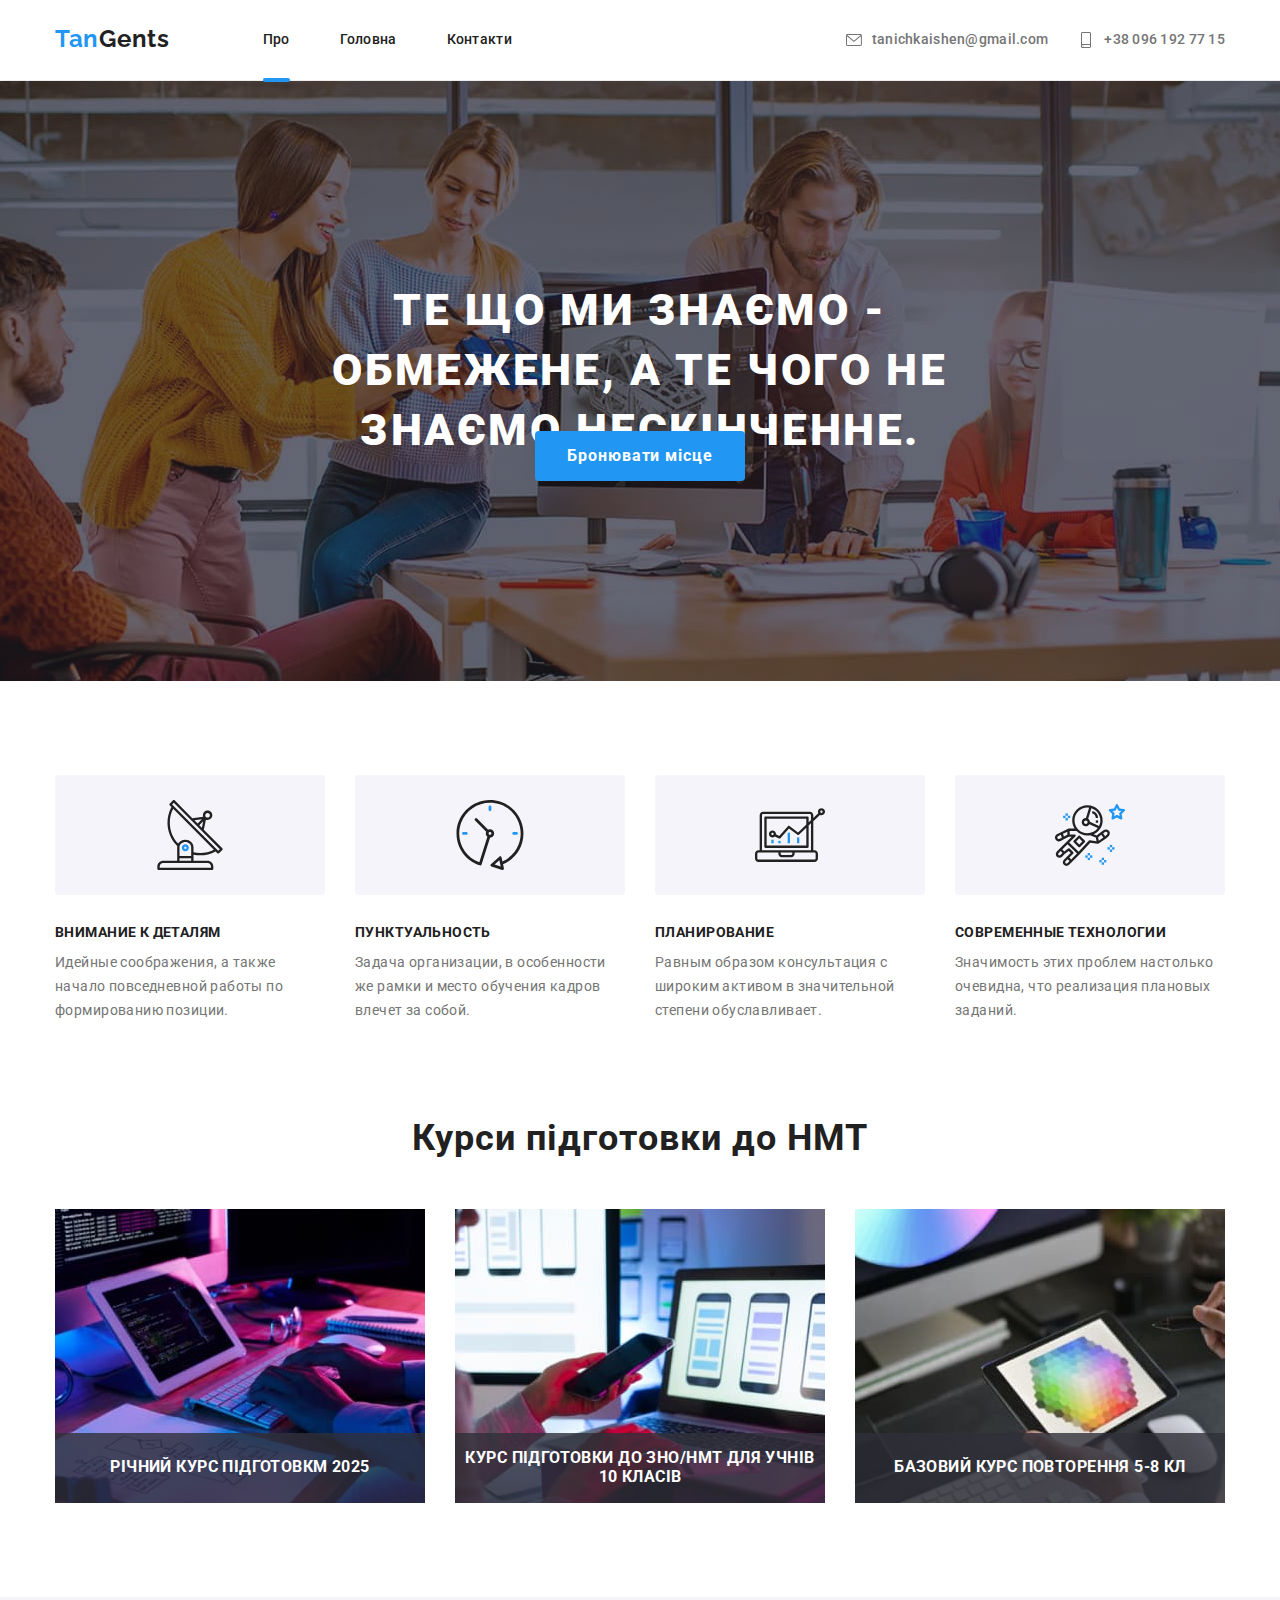
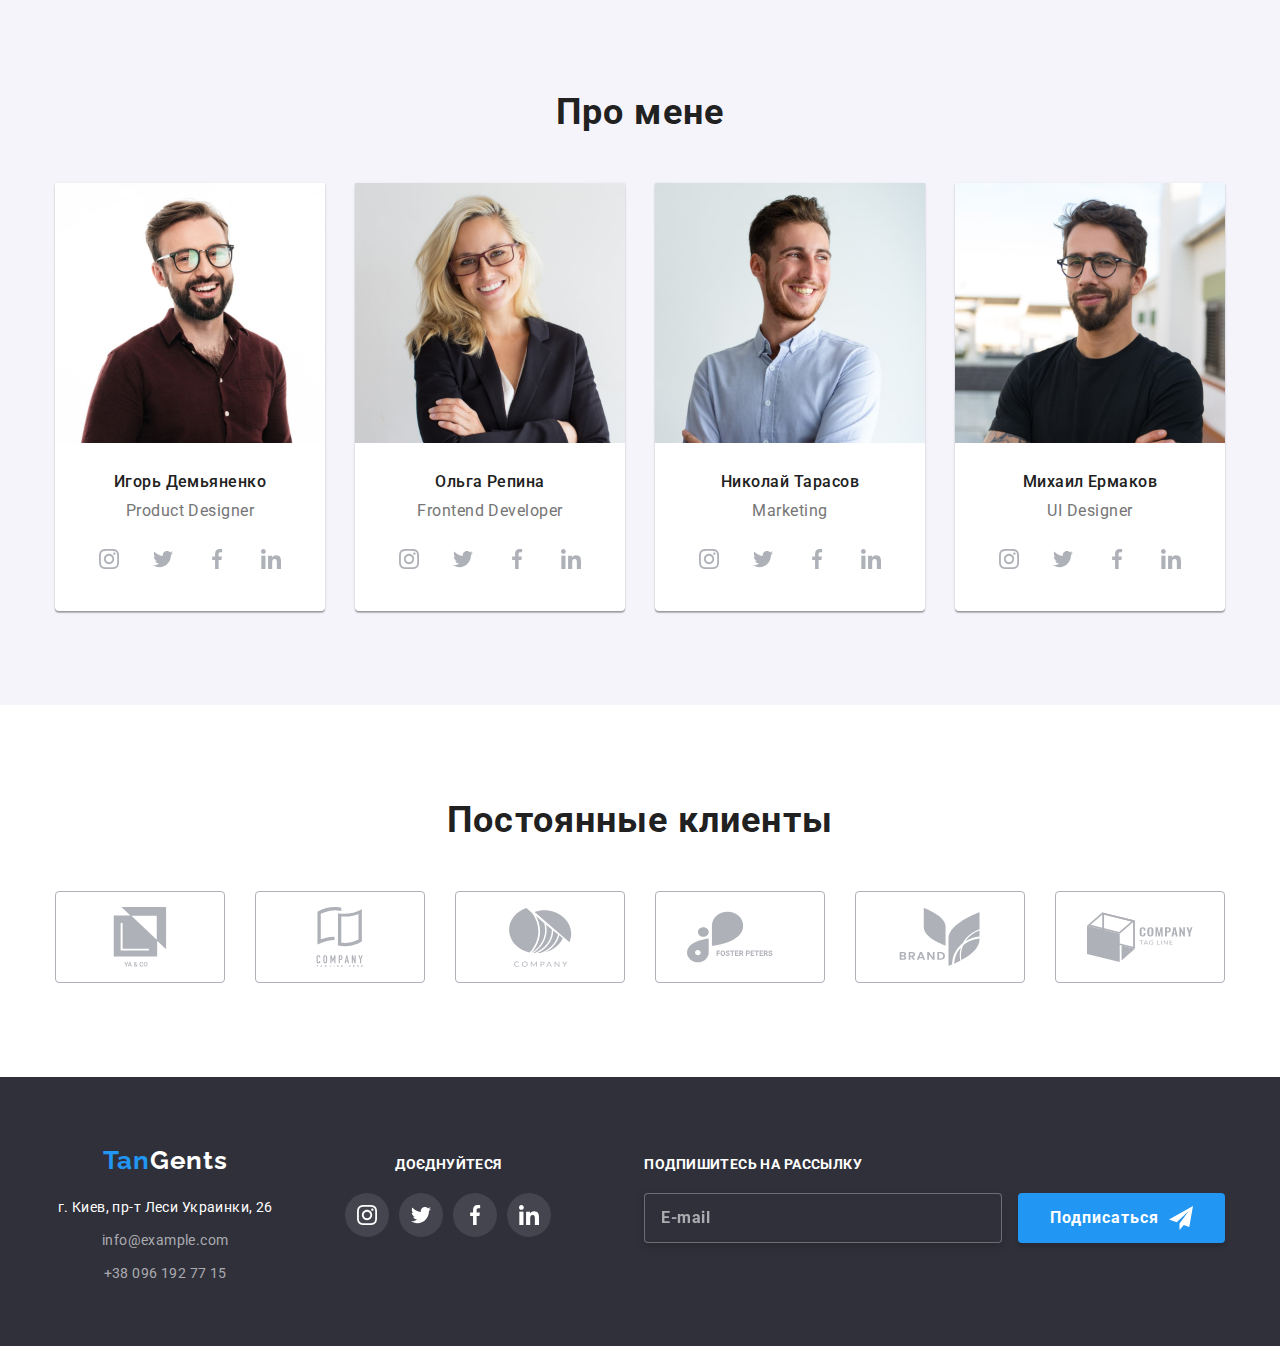
<file: index.html>
<!DOCTYPE html>
<html lang="ru">
<head>
    <meta charset="UTF-8">
    <meta http-equiv="X-UA-Compatible" content="IE=edge">
    <meta name="viewport" content="width=device-width, initial-scale=1.0">
    <title>Главная</title>
    <link rel="preconnect" href="https://fonts.googleapis.com">
    <link rel="preconnect" href="https://fonts.gstatic.com" crossorigin>
    <link href="https://fonts.googleapis.com/css2?family=Raleway:wght@700&family=Roboto:wght@400;500;700;900&display=swap" rel="stylesheet">
    <link rel="stylesheet" href="https://cdnjs.cloudflare.com/ajax/libs/modern-normalize/1.1.0/modern-normalize.min.css">
    <link rel="stylesheet" href="./css/main.min.css">
</head>
<body>   
     <header class="header">
        <div class="container header__container">
   <nav class="header__navigation">
    
        <a class="logo__item header__logo" href="./index.html" lang="en">Tan<span class="colored">Gents</span></a>
       
        <ul class="header-list">
            <li class="header-list__item"><a href="./index.html" class="header-list__link header-list-link__current">Про</a></li>
            <li class="header-list__item"><a href="./portfolio.html"  class="header-list__link">Головна</a></li>
            <li class="header-list__item"><a href="" class="header-list__link">Контакти</a></li>
        </ul>
    </nav>
    <ul class="header-contact">
        <li class="header-contact__item"><a class="header-contact__link" href="mailto:tanichkaishen@gmail.com"><svg class="header-contact__svg"  width="16" height="20">
            <use href="./img/icons.svg#icon-envelope"></use>
        </svg>tanichkaishen@gmail.com</a>
            
        </li>
        <li class="header-contact__item"><a class="header-contact__link" href="tel:+380961927715"><svg class="header-contact__svg"  width="10" height="16">
            <use href="./img/icons.svg#icon-smartphone"></use>
        </svg>+38 096 192 77 15</a></li>
    </ul>   
</div>
<button
    class="open-menu js-open-menu"
    type="button"
    aria-expanded="false"
    aria-controls="mobile-menu">
    <svg width="24" height="16">
       <use
          class="menu-button__icon-menu"
          href="./img/icons.svg#icon-menu_24px"
       ></use>
    </svg>
 </button>
<!-- MOB-MENU -->
<div class="mob-menu" id="mobile-menu">
    <div class="mob-menu__container js-menu container">
       <div class="mob-menu__top">
          <button class="mob-menu__close-btn js-close-menu" type="button">
             <svg width="40" height="40">
                <use
                   class="mob-menu__icon-close"
                   href="./img/icons.svg#icon-close"
                ></use>
             </svg>
          </button>
          <nav class="mob-menu__nav">
             <ul class="mob-menu__list">
                <li class="mob-menu__item mob-menu__link-current">
                   <a
                      class="mob-menu__link"
                      href="./index.html"
                      >Студия</a
                   >
                </li>
                <li class="mob-menu__item">
                   <a href="./portfolio.html" class="mob-menu__link"
                      >Портфолио</a
                   >
                </li>
                <li class="mob-menu__item">
                   <a class="mob-menu__link">Контакты</a>
                </li>
             </ul>
          </nav>
       </div>
       <div class="mob-menu__bottom">
          <ul class="mob-contacts">
             <li class="mob-contacts__item">
                <a href="tel:+380961111111" class="mob-contacts__link">
                   <span lang="en" class="mob-contacts__link-large"
                      >+38 096 111 11 11</span
                   >
                </a>
             </li>
             <li class="mob-contacts__item">
                <a
                   href="mailto:info@devstudio.com"
                   class="mob-contacts__link"
                >
                   <span lang="en">info@devstudio.com</span>
                </a>
             </li>
          </ul>
          <ul class="mob-socials">
             <li class="mob-socials__item">
                <a href="" class="mob-socials__link">Instagram</a>
             </li>
             <li class="mob-socials__item">
                <a href="" class="mob-socials__link">Twitter</a>
             </li>
             <li class="mob-socials__item">
                <a href="" class="mob-socials__link">Facebook</a>
             </li>
             <li class="mob-socials__item">
                <a href="" class="mob-socials__link">Linkedin</a>
             </li>
          </ul>
       </div>
    </div>
</div>
 
    </header>
    <main>
        <section class="hero">
            <div class="container hero-container">
            <h1 class="hero__title">Те що ми знаємо - обмежене, а те чого не знаємо нескінченне.</h1>
            <button class="main__button" type="button" data-modal-open>Бронювати місце</button>
        </div>
        </section>

        <section class="section">
            <div class="container">
            <h2 class="visually-hidden">Эфективные решения для бизнеса</h2>
            <ul class="featur-list card-set">
             <li class="featur-list__item card-item">
                 <div class="featur-list__icon-box">
                    <svg class="featur-list__icon" width="70" height="70">
                        <use href="./img/icons.svg#icon-antenna"></use>
                    </svg>
                 </div>
     <h3 class="featur-list__title">Внимание к деталям</h3>
     <p class="featur-list__description">Идейные соображения, а также начало повседневной работы по формированию позиции.</p>
 </li>
 <li class="featur-list__item card-item">
    <div class="featur-list__icon-box">
    <svg class="featur-list__icon" width="70" height="70">
        <use href="./img/icons.svg#icon-clock"></use>
    </svg>
 </div>
     <h3 class="featur-list__title">Пунктуальность</h3>
     <p class="featur-list__description">Задача организации, в особенности же рамки и место обучения кадров влечет за собой.</p>
 </li>
 <li class="featur-list__item card-item">
    <div class="featur-list__icon-box">
    <svg class="featur-list__icon" width="70" height="70">
        <use href="./img/icons.svg#icon-diagram"></use>
    </svg>
 </div>
     <h3 class="featur-list__title">Планирование</h3>
     <p class="featur-list__description">Равным образом консультация с широким активом в значительной степени обуславливает.</p>
 </li>
 <li class="featur-list__item card-item">
    <div class="featur-list__icon-box">
    <svg class="featur-list__icon" width="70" height="70">
        <use href="./img/icons.svg#icon-astronaut"></use>
    </svg>
 </div>
     <h3 class="featur-list__title">Современные технологии</h3>
     <p class="featur-list__description">Значимость этих проблем настолько очевидна, что реализация плановых заданий.</p>
 </li>
</ul>
</div>
</section>

<section class="section section__no-padding-top">
    <div class="container">
<h2 class="section__title">Курси підготовки до НМТ</h2>
<ul class="about-list"> 
    <li class="about-list__item">
        <img 
        srcset="./img/section_whatwearedoing1.jpg 1x, 
                ./img/new_images/about1_2x.jpg 2x"
        src="./img/section_whatwearedoing1.jpg" alt="набор текста" width="370">
        <div class="about-list__lable">
            <h3>Річний курс підготовкм 2025</h3>
        </div>
    </li>
    <li class="about-list__item">
        <img 
        srcset="./img/section_whatwearedoing2.jpg 1x, 
                ./img/new_images/about2_2x.jpg 2x"
        src="./img/section_whatwearedoing2.jpg" alt="проверка макета" width="370">
        <div class="about-list__lable">
            <h3>Курс підготовки до ЗНО/НМТ для учнів 10 класів</h3>
        </div>
    </li>
    <li class="about-list__item">
        <img 
        srcset="./img/section_whatwearedoing3.jpg 1x, 
                ./img/new_images/about3_2x.jpg 2x"
        src="./img/section_whatwearedoing3.jpg" alt="подбор цвета" width="370">
        <div class="about-list__lable">
            <h3>Базовий курс повторення 5-8 кл</h3>
        </div>
    </li>
</ul>
</div>
</section>
<section class="section section__teamm">
    <div class="container">
    <h2 class="section__title">Про мене</h2>
    <ul class="team card-set">
        <li class="team__item card-item">
            <picture>
                <source 
                          srcset="
                            ./img/teammember1.jpg 1x, 
                            ./img/new_images/team1.jpg 2x"
                           media="(min-width:1200px)"
                         />

                <source
                           srcset="
                              ./img/new_images/tab/team1tab1x.jpg  1x,
                              ./img/new_images/tab/team1tab2x.jpg 2x"
                           media="(min-width:768px)"
                        />
                <source
                           srcset="
                              ./img/new_images/mob/team1mob1x.jpg  1x,
                              ./img/new_images/mob/team1mob2x.jpg 2x"
                           media="(max-width:767px)"
                        />
                        <img src="/.img/teammember1.jpg" alt="главный дизайнер">
            </picture>
            <div class="team__box">
            <h3 class="team-list__title">Игорь Демьяненко</h3>
            <p class="team-list__text" lang="en">Product Designer</p>
            <ul class="socials">
<li class="socials__item">
    <a href="" class="socials__link">
        <svg class="socials__icon" width="20" height="20">
            <use href="./img/icons.svg#icon-instagram"></use>
        </svg>
    </a>
    
</li>
<li class="socials__item">
    <a href="" class="socials__link">
        <svg class="socials__icon" width="20" height="20">
            <use href="./img/icons.svg#icon-twitter"></use>
        </svg>
    </a>
</li>
<li class="socials__item">
    <a href="" class="socials__link">
        <svg class="socials__icon" width="20" height="20">
            <use href="./img/icons.svg#icon-facebook"></use>
        </svg>
    </a>
</li>
<li class="socials__item">
    <a href="" class="socials__link">
        <svg class="socials__icon" width="20" height="20">
            <use href="./img/icons.svg#icon-linkedin"></use>
        </svg>
    </a>
</li>
            </ul>
        </div>
        </li>
        <li class="team__item card-item">
            <picture>
                <source 
                          srcset="
                            ./img/teammember2.jpg 1x, 
                            ./img/new_images/team2.jpg 2x"
                           media="(min-width:1200px)"
                         />

                <source
                           srcset="
                              ./img/new_images/tab/team2tab1x.jpg  1x,
                              ./img/new_images/tab/team2tab2x.jpg 2x"
                           media="(min-width:768px)"
                        />
                <source
                           srcset="
                              ./img/new_images/mob/team2mob1x.jpg  1x,
                              ./img/new_images/mob/team2mob2x.jpg 2x"
                           media="(max-width:767px)"
                        />
                        <img src="/.img/teammember1.jpg" alt="главный разработчик">
            </picture>
            <div class="team__box">
            <h3 class="team-list__title">Ольга Репина</h3>
            <p class="team-list__text" lang="en">Frontend Developer</p>
            <ul class="socials">
                <li class="socials__item">
                    <a href="" class="socials__link">
                        <svg class="socials__icon" width="20" height="20">
                            <use href="./img/icons.svg#icon-instagram"></use>
                        </svg>
                    </a>
                    
                </li>
                <li class="socials__item">
                    <a href="" class="socials__link">
                        <svg class="socials__icon" width="20" height="20">
                            <use href="./img/icons.svg#icon-twitter"></use>
                        </svg>
                    </a>
                </li>
                <li class="socials__item">
                    <a href="" class="socials__link">
                        <svg class="socials__icon" width="20" height="20">
                            <use href="./img/icons.svg#icon-facebook"></use>
                        </svg>
                    </a>
                </li>
                <li class="socials__item">
                    <a href="" class="socials__link">
                        <svg class="socials__icon" width="20" height="20">
                            <use href="./img/icons.svg#icon-linkedin"></use>
                        </svg>
                    </a>
                </li>
                            </ul>
        </div>
        </li>
        <li class="team__item card-item">
            <picture>
                <source 
                          srcset="
                            ./img/teammember3.jpg 1x, 
                            ./img/new_images/team3.jpg 2x"
                           media="(min-width:1200px)"
                         />

                <source
                           srcset="
                              ./img/new_images/tab/team3tab1x.jpg  1x,
                              ./img/new_images/tab/team3tab2x.jpg 2x"
                           media="(min-width:768px)"
                        />
                <source
                           srcset="
                              ./img/new_images/mob/team3mob1x.jpg  1x,
                              ./img/new_images/mob/team3mob2x.jpg 2x"
                           media="(max-width:767px)"
                        />
                        <img src="/.img/teammember1.jpg" alt="главный маркетлог">
            </picture>
            <div class="team__box">
            <h3 class="team-list__title">Николай Тарасов</h3>
            <p class="team-list__text" lang="en">Marketing</p>
            <ul class="socials">
                <li class="socials__item">
                    <a href="" class="socials__link">
                        <svg class="socials__icon" width="20" height="20">
                            <use href="./img/icons.svg#icon-instagram"></use>
                        </svg>
                    </a>
                    
                </li>
                <li class="socials__item">
                    <a href="" class="socials__link">
                        <svg class="socials__icon" width="20" height="20">
                            <use href="./img/icons.svg#icon-twitter"></use>
                        </svg>
                    </a>
                </li>
                <li class="socials__item">
                    <a href="" class="socials__link">
                        <svg class="socials__icon" width="20" height="20">
                            <use href="./img/icons.svg#icon-facebook"></use>
                        </svg>
                    </a>
                </li>
                <li class="socials__item">
                    <a href="" class="socials__link">
                        <svg class="socials__icon" width="20" height="20">
                            <use href="./img/icons.svg#icon-linkedin"></use>
                        </svg>
                    </a>
                </li>
                            </ul>
        </div>
        </li>
        <li class="team__item card-item">
            <picture>
                <source 
                          srcset="
                            ./img/teammember4.jpg 1x, 
                            ./img/new_images/team4.jpg 2x"
                           media="(min-width:1200px)"
                         />

                <source
                           srcset="
                              ./img/new_images/tab/team4tab1x.jpg  1x,
                              ./img/new_images/tab/team4tab2x.jpg 2x"
                           media="(min-width:768px)"
                        />
                <source
                           srcset="
                              ./img/new_images/mob/team4mob1x.jpg  1x,
                              ./img/new_images/mob/team4mob2x.jpg 2x"
                           media="(max-width:767px)"
                        />
                        <img src="/.img/teammember1.jpg" alt="дизайнер">
            </picture>
            <div class="team__box">
            <h3 class="team-list__title">Михаил Ермаков</h3>
            <p class="team-list__text" lang="en">UI Designer</p>
            <ul class="socials">
                <li class="socials__item">
                    <a href="" class="socials__link">
                        <svg class="socials__icon" width="20" height="20">
                            <use href="./img/icons.svg#icon-instagram"></use>
                        </svg>
                    </a>
                    
                </li>
                <li class="socials__item">
                    <a href="" class="socials__link">
                        <svg class="socials__icon" width="20" height="20">
                            <use href="./img/icons.svg#icon-twitter"></use>
                        </svg>
                    </a>
                </li>
                <li class="socials__item">
                    <a href="" class="socials__link">
                        <svg class="socials__icon" width="20" height="20">
                            <use href="./img/icons.svg#icon-facebook"></use>
                        </svg>
                    </a>
                </li>
                <li class="socials__item">
                    <a href="" class="socials__link">
                        <svg class="socials__icon" width="20" height="20">
                            <use href="./img/icons.svg#icon-linkedin"></use>
                        </svg>
                    </a>
                </li>
                            </ul>
        </div>
        </li>
    </ul>
</div>



</section>
<section class="section">
    <div class="container clients__container">
        <h2 class="section__title">Постоянные клиенты</h2>
        <ul class="clients-list card-set">
            <li class="clients-list__item card-item"> 
                <a href="" class="clients-list__link">
                    <svg class="socials__icon" width="106" height="60">
                        <use href="./img/icons.svg#icon-group"></use>
                    </svg>
                </a>
            </li>
            <li class="clients-list__item card-item"> 
                <a href="" class="clients-list__link">
                    <svg class="socials__icon" width="106" height="60">
                        <use href="./img/icons.svg#icon-group-2"></use>
                    </svg>
                </a>
            </li>
            <li class="clients-list__item card-item"> 
                <a href="" class="clients-list__link">
                    <svg class="socials__icon" width="106" height="60">
                        <use href="./img/icons.svg#union"></use>
                    </svg>
                </a>
            </li>
            <li class="clients-list__item card-item"> 
                <a href="" class="clients-list__link">
                    <svg class="socials__icon" width="106" height="60">
                        <use href="./img/icons.svg#icon-group-4"></use>
                    </svg>
                </a>
            </li>
            <li class="clients-list__item card-item"> 
                <a href="" class="clients-list__link">
                    <svg class="socials__icon" width="106" height="60">
                        <use href="./img/icons.svg#icon-group-6"></use>
                    </svg>
                </a>
            </li>
            <li class="clients-list__item card-item"> 
               <a href="" class="clients-list__link">
                    <svg class="socials__icon" width="106" height="60">
                        <use href="./img/icons.svg#icon-group-7"></use>
                    </svg>
                </a>
            </li>
</ul>
</div>
</section>
    </main>
    <footer class="footer">
        <div class="container container-logo-icons">
            
        <div class="footer-first">
            
        <a class="logo__item footer-logo" href="./index.html" lang="en">Tan<span class="colored1">Gents</span></a>
        
            <address class="footer-address">
                
                    <ul class="footer-list">

                    <Li class="footer-list__item"><a href="https://goo.gl/maps/ZgqqyXmWXU9DTjX68" class="footer-list__adress" target="_blank" rel="noopener noreferrer">г. Киев, пр-т Леси Украинки, 26</a></Li>
                    
                    <li class="footer-list__item">
                        <a href="mailto:info@example.com" class="footer-list__link">info@example.com</a>
                    </li>
                    <li class="footer-list__item">
                         <a href="tel:+380961111111" class="footer-list__link">+38 096 192 77 15</a>
                        </li>
           
                    </ul>
                
            
            </address>
        </div>

        <div class="container-social">
            <h3 class="footer-title">доєднуйтеся</h3>
            <ul class="footer-social-list">
                <li class="footer-social-list__item">
                    <a href="" class="footer-social-list__link">
                        <svg class="socials__icon" width="20" height="20">
                            <use href="./img/icons.svg#icon-instagram"></use>
                        </svg>
                    </a>

                </li>
                <li class="footer-social-list__item">
                    <a href="" class="footer-social-list__link">
                        <svg class="socials__icon" width="20" height="20">
                            <use href="./img/icons.svg#icon-twitter"></use>
                        </svg>
                    </a>

                </li>
                <li class="footer-social-list__item">
                    <a href="" class="footer-social-list__link">
                        <svg class="socials__icon" width="20" height="20">
                            <use href="./img/icons.svg#icon-facebook"></use>
                        </svg>
                    </a>

                </li>
                <li class="footer-social-list__item">
                    <a href="" class="footer-social-list__link">
                        <svg class="socials__icon" width="20" height="20">
                            <use href="./img/icons.svg#icon-linkedin"></use>
                        </svg>
                    </a>

                </li>
        </ul>
        </div>

        <div class="footer-submit">
            <h3 class="footer-title footer-submit-title">Подпишитесь на рассылку</h3>
            <div class="submit">
                <form action="#">
                    <input type="email" name="submit-email" class="submit__input" placeholder="E-mail">
        
                    <button class=" main__button submit__button" type="submit">
                        Подписаться
                        <svg class="submit__icon" width="24" height="24">
                            <use href="./img/icons.svg#icon-icon-send"></use>
                        </svg>
                    </button>
                </form>
            </div>

        </div>
    </div>


    </footer>
    <div class="backdrop is-hidden" data-modal>
        <div class="modal">
            <button type="button" class="modal__close" data-modal-close>
                <svg class="modal__icon-close" width="18" height="18">
                    <use href="./img/icons.svg#icon-close"></use>
                </svg>
            </button>
            <p class="modal__modal-title">Заповніть форму, ми з вами зв'яжемося</p>
            <form action="#" class="modal-form">

                <div class="modal-form__field">
                <label for="user-name" class="modal-form__input-text">Имя</label>
                <div class="modal-form__input-wrap">
                <input type="text" placeholder="Ваше имя" title="user-name" name="user-name" class="modal-form__modal-input" required id="user-name">
                <svg class="modal-form__input-icon" width="18" height="18">
                    <use href="./img/icons.svg#icon-person-black"></use>
                </svg>
            </div>
        </div>
             
                <div class="modal-form__field">
            <label for="user-tel" class="modal-form__input-text">Телефон</label>
            <div class="modal-form__input-wrap">
            <input type="text" placeholder="+3(098) 111-11-11" name="user-tel" title="+3(098) 111-11-11" class="modal-form__modal-input" required id="user-tel">
            <svg class="modal-form__input-icon" width="18" height="18">
                <use href="./img/icons.svg#icon-phone-black"></use>
            </svg>
        </div>
    </div>

            <div class="modal-form__field">
            <label for="user-email" class="modal-form__input-text">Почта</label>
            <div class="modal-form__input-wrap">
            <input type="text" placeholder="name@email.ua" title="name@email.ua" name="user-email" class="modal-form__modal-input" required id="user-email">
            <svg class="modal-form__input-icon" width="18" height="18">
                <use href="./img/icons.svg#icon-email-black"></use>
            </svg>
        </div>
    </div>

            <div class="modal-form__field">
                <label for="user-text" class="modal-form__input-text">Комментарий</label>
                <textarea name="user-text" placeholder="Введите текст" class="modal-form__text-box textarea" required id="user-text"></textarea>
                </div>

                <div class="modal-form__field checkarea">
<input type="checkbox" name="policy" id="modal-check" class="modal-form__check visually-hidden">
<label for="modal-check" class="modal-form__check-text">
    <span>
    <svg class="modal-form__icon-check" width="16" height="15">
        <use href="./img/icons.svg#icon-Check1"></use>
    </svg></span> 
    <span>
 <span class="modal-form__adreement span-modal">
            Соглашаюсь с рассылкой и принимаю</span><a href="" class="modal-form__privasy">Условия договора</a></span>
</label>

             </div>
            <button type="submit" class="main__button modal-form__btn">Отправить</button>
    </form>
        </div>
    </div>
    <script src="./js/modal.js"></script>
    <script src="./js/menu.js"></script>
</body>

</html>
</file>
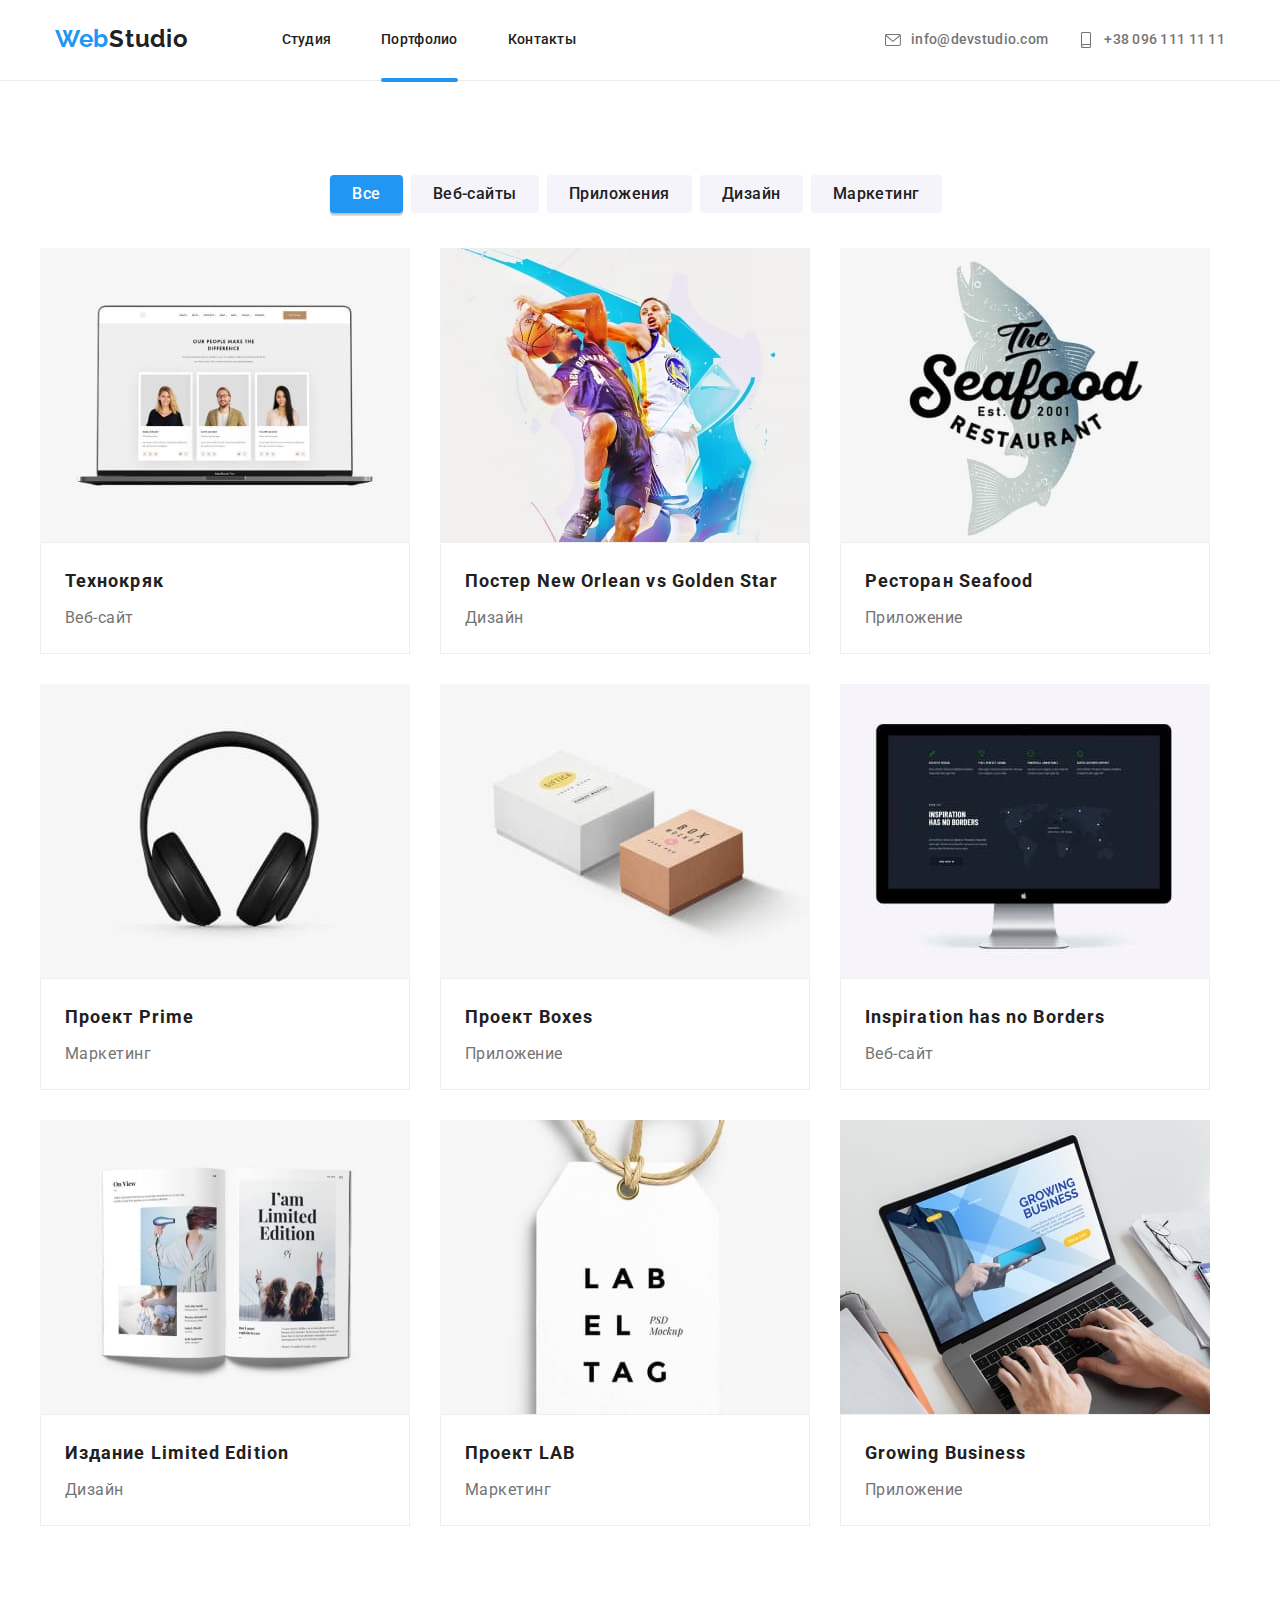
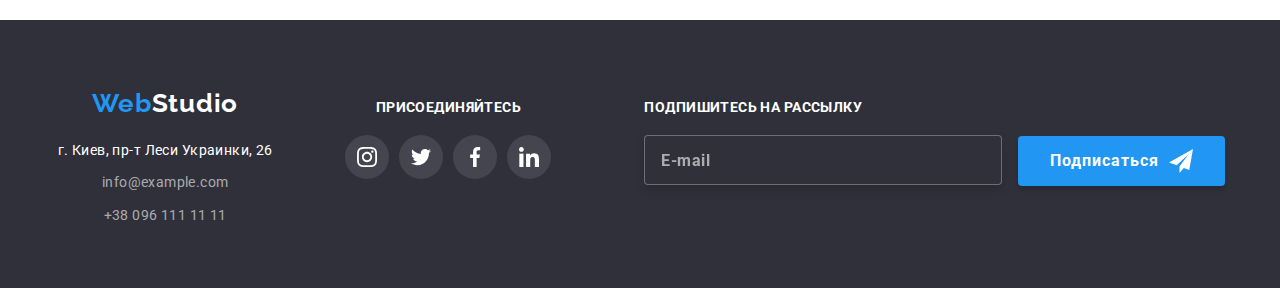
<file: portfolio.html>
<!DOCTYPE html>
<html lang="ru">
<head>
    <meta charset="UTF-8">
    <meta http-equiv="X-UA-Compatible" content="IE=edge">
    <meta name="viewport" content="width=device-width, initial-scale=1.0">
    <title>Главная</title>
    <link rel="preconnect" href="https://fonts.googleapis.com">
    <link rel="preconnect" href="https://fonts.gstatic.com" crossorigin>
    <link href="https://fonts.googleapis.com/css2?family=Raleway:wght@700&family=Roboto:wght@400;500;700;900&display=swap" rel="stylesheet">
    <link rel="stylesheet" href="https://cdnjs.cloudflare.com/ajax/libs/modern-normalize/1.1.0/modern-normalize.min.css">
    <link rel="stylesheet" href="./css/main.min.css">
</head>
<body>   
     <header class="header"> 
        <div class="container header__container">
   <nav class="header__navigation">
    
        <a class="logo__item header__logo" href="./index.html" lang="en">Web<span class="colored">Studio</span></a>
       
        <ul class="header-list">
            <li class="header-list__item"><a href="./index.html" class="header-list__link">Студия</a></li>
            <li class="header-list__item"><a href="./portfolio.html"  class="header-list__link header-list-link__current">Портфолио</a></li>
            <li class="header-list__item"><a href="" class="header-list__link">Контакты</a></li>
        </ul>
    </nav>
    <ul class="header-contact">
        <li class="header-contact__item"><a class="header-contact__link" href="mailto:info@devstudio.com"><svg class="header-contact__svg"  width="16" height="20">
            <use href="./img/icons.svg#icon-envelope"></use>
        </svg>info@devstudio.com</a>
            
        </li>
        <li class="header-contact__item"><a class="header-contact__link" href="tel:+380961111111"><svg class="header-contact__svg"  width="10" height="16">
            <use href="./img/icons.svg#icon-smartphone"></use>
        </svg>+38 096 111 11 11</a></li>
    </ul>   
</div>
<button
    class="open-menu js-open-menu"
    type="button"
    aria-expanded="false"
    aria-controls="mobile-menu">
    <svg width="24" height="16">
       <use
          class="menu-button__icon-menu"
          href="./img/icons.svg#icon-menu_24px"
       ></use>
    </svg>
 </button>
<!-- MOB-MENU -->
<div class="mob-menu" id="mobile-menu">
    <div class="mob-menu__container js-menu container">
       <div class="mob-menu__top">
          <button class="mob-menu__close-btn js-close-menu" type="button">
             <svg width="40" height="40">
                <use
                   class="mob-menu__icon-close"
                   href="./img/icons.svg#icon-close"
                ></use>
             </svg>
          </button>
          <nav class="mob-menu__nav">
             <ul class="mob-menu__list">
                <li class="mob-menu__item">
                   <a
                      class="mob-menu__link"
                      href="./index.html"
                      >Студия</a
                   >
                </li>
                <li class="mob-menu__item">
                   <a href="./portfolio.html" class="mob-menu__link mob-menu__link-current"
                      >Портфолио</a
                   >
                </li>
                <li class="mob-menu__item">
                   <a class="mob-menu__link">Контакты</a>
                </li>
             </ul>
          </nav>
       </div>
       <div class="mob-menu__bottom">
          <ul class="mob-contacts">
             <li class="mob-contacts__item">
                <a href="tel:+380961111111" class="mob-contacts__link">
                   <span lang="en" class="mob-contacts__link-large"
                      >+38 096 111 11 11</span
                   >
                </a>
             </li>
             <li class="mob-contacts__item">
                <a
                   href="mailto:info@devstudio.com"
                   class="mob-contacts__link"
                >
                   <span lang="en">info@devstudio.com</span>
                </a>
             </li>
          </ul>
          <ul class="mob-socials">
             <li class="mob-socials__item">
                <a href="" class="mob-socials__link">Instagram</a>
             </li>
             <li class="mob-socials__item">
                <a href="" class="mob-socials__link">Twitter</a>
             </li>
             <li class="mob-socials__item">
                <a href="" class="mob-socials__link">Facebook</a>
             </li>
             <li class="mob-socials__item">
                <a href="" class="mob-socials__link">Linkedin</a>
             </li>
          </ul>
       </div>
    </div>
</div>
 
    </header>
    <main>
        <section class="section">
            <div class="container">
            <h1 class="visually-hidden">Меню Портфолио</h1>

<ul class="portfolio-list">
    <li class="portfolio-example-list">
        <button  type="button" class="active portfolio-button">Все</button>
    </li>
    <li class="portfolio-example-list">
        <button  type="button" class="portfolio-button">Веб-сайты</button>
    </li>
    <li class="portfolio-example-list">
        <button  type="button" class="portfolio-button">Приложения</button>
    </li>
    <li class="portfolio-example-list">
         <button type="button" class="portfolio-button">Дизайн</button>
    </li>
        <li class="portfolio-example-list">
         <button type="button" class="portfolio-button">Маркетинг</button>
        </li>
    

</ul>
    
            <ul class="example-list card-set">
                <li class="example-list-item card-item">
                    <a class="example-link" target="_blank" href="">
                        <div class="example-top-wrap">
                            <picture>
                                <source 
                                srcset="./img/portfolio1.jpg 1x, 
                                        ./img/new_images/portf1.jpg 2x"
                                           media="(min-width:1200px)"
                                         />
                
                                <source
                                           srcset="
                                              ./img/new_images/tab/portf1tab1x.jpg  1x,
                                              ./img/new_images/tab/portf1tab2x.jpg 2x"
                                           media="(min-width:768px)"
                                        />
                                <source
                                           srcset="
                                             ./img/new_images/mob/portf1mob1x.jpg  1x,
                                             ./img/new_images/mob/portf1mob2x.jpg 2x"
                                           media="(max-width:767px)"
                                        />
                                        <img src="./img/portfolio1.jpg" alt="веб сайт">
                            </picture>
                            
                        
                            <p class="example-top-text">Технокряк это современная площадка распространения коронавируса. Компании используют эту платформу для цифрового шпионажа и атак на защищённые сервера конкурентов.</p></div>
                    
                   <div class="example-div example-div__card1">
                    <h2 class="example-title">Технокряк</h2>
                    <p class="example-after-title">Веб-сайт</p>
                </div>
            </a>
                </li>
                <li class="example-list-item card-item">
                    <a class="example-link" target="_blank" href="">
                        <div class="example-top-wrap">
                            <picture>
                                <source 
                                srcset="./img/portfolio2.jpg 1x, 
                                        ./img/new_images/portf2.jpg 2x"
                                           media="(min-width:1200px)"
                                         />
                
                                <source
                                           srcset="
                                              ./img/new_images/tab/portf2tab1x.jpg 1x,
                                              ./img/new_images/tab/portf2tab2x.jpg 2x"
                                           media="(min-width:768px)"
                                        />
                                <source
                                           srcset="
                                             ./img/new_images/mob/portf2mob1x.jpg 1x,
                                             ./img/new_images/mob/portf2mob2x.jpg 2x"
                                           media="(max-width:767px)"
                                        />
                                        <img src="./img/portfolio2.jpg" alt="Пример дизайна веб сайта">
                            </picture>
                            
                            <p class="example-top-text">Технокряк это современная площадка распространения коронавируса. Компании используют эту платформу для цифрового шпионажа и атак на защищённые сервера конкурентов.</p></div>
                    <div class="example-div example-div__card1">
                    <h2 class="example-title">Постер New Orlean vs Golden Star</h2>
                    <p class="example-after-title">Дизайн</p>
                </div>
            </a>
                </li>
                <li class="example-list-item card-item">
                    <a class="example-link" target="_blank" href="">
                        <div class="example-top-wrap">
                            <picture>
                                <source 
                                srcset="./img/portfolio3.jpg 1x, 
                                        ./img/new_images/portf3.jpg 2x"
                                           media="(min-width:1200px)"
                                         />
                
                                <source
                                           srcset="
                                              ./img/new_images/tab/portf3tab1x.jpg 1x,
                                              ./img/new_images/tab/portf3tab2x.jpg 2x"
                                           media="(min-width:768px)"
                                        />
                                <source
                                           srcset="
                                             ./img/new_images/mob/portf3mob1x.jpg  1x,
                                             ./img/new_images/mob/portf3mob2x.jpg 2x"
                                           media="(max-width:767px)"
                                        />
                                        <img src="./img/portfolio3.jpg" alt="Пример приложения Ресторан">
                            </picture>
                            <p class="example-top-text">Технокряк это современная площадка распространения коронавируса. Компании используют эту платформу для цифрового шпионажа и атак на защищённые сервера конкурентов.</p></div>
                    <div class="example-div">
                    <h2 class="example-title">Ресторан Seafood</h2>
                    <p class="example-after-title">Приложение</p>
                </div>
            </a>
                </li>
                <li class="example-list-item card-item">
                    <a class="example-link" target="_blank" href="">
                        <div class="example-top-wrap">
                            <picture>
                                <source 
                                srcset="./img/portfolio4.jpg 1x, 
                                        ./img/new_images/portf4.jpg 2x"
                                           media="(min-width:1200px)"
                                         />
                
                                <source
                                           srcset="
                                              ./img/new_images/tab/portf4tab1x.jpg 1x,
                                              ./img/new_images/tab/portf4tab2x.jpg 2x"
                                           media="(min-width:768px)"
                                        />
                                <source
                                           srcset="
                                             ./img/new_images/mob/portf4mob1x.jpg 1x,
                                             ./img/new_images/mob/portf4mob2x.jpg 2x"
                                           media="(max-width:767px)"
                                        />
                                        <img src="./img/portfolio4.jpg" alt="Маркетинг">
                            </picture>
                            <p class="example-top-text">Технокряк это современная площадка распространения коронавируса. Компании используют эту платформу для цифрового шпионажа и атак на защищённые сервера конкурентов.</p></div>
                    <div class="example-div">
                    <h2 class="example-title">Проект Prime</h2>
                    <p class="example-after-title">Маркетинг</p>
                </div>
            </a>
                </li>
                <li class="example-list-item card-item">
                    <a  class="example-link" target="_blank" href="">
                        <div class="example-top-wrap">
                            <picture>
                                <source 
                                srcset="./img/portfolio5.jpg 1x, 
                                        ./img/new_images/portf5.jpg 2x"
                                           media="(min-width:1200px)"
                                         />
                
                                <source
                                           srcset="
                                              ./img/new_images/tab/portf5tab1x.jpg 1x,
                                              ./img/new_images/tab/portf5tab2x.jpg 2x"
                                           media="(min-width:768px)"
                                        />
                                <source
                                           srcset="
                                             ./img/new_images/mob/portf5mob1x.jpg 1x,
                                             ./img/new_images/mob/portf5mob2x.jpg 2x"
                                           media="(max-width:767px)"
                                        />
                                        <img src="./img/portfolio5.jpg" alt="Пример приложения ящики">
                            </picture>
                            
                            <p class="example-top-text">Технокряк это современная площадка распространения коронавируса. Компании используют эту платформу для цифрового шпионажа и атак на защищённые сервера конкурентов.</p></div>
                    <div class="example-div">
                    <h2 class="example-title">Проект Boxes</h2>
                    <p class="example-after-title">Приложение</p>
                </div>
            </a>
                </li>
                <li class="example-list-item card-item">
                    <a class="example-link" target="_blank" href="">
                        <div class="example-top-wrap">
                            <picture>
                                <source 
                                srcset="./img/portfolio6.jpg 1x, 
                                        ./img/new_images/portf6.jpg 2x"
                                           media="(min-width:1200px)"
                                         />
                
                                <source
                                           srcset="
                                              ./img/new_images/tab/portf6tab1x.jpg 1x,
                                              ./img/new_images/tab/portf6tab2x.jpg 2x"
                                           media="(min-width:768px)"
                                        />
                                <source
                                           srcset="
                                             ./img/new_images/mob/portf6mob1x.jpg 1x,
                                             ./img/new_images/mob/portf6mob2x.jpg 2x"
                                           media="(max-width:767px)"
                                        />
                                        <img src="./img/portfolio6.jpg" alt="Пример Веи-сайта без границ">
                            </picture>
                            <p class="example-top-text">Технокряк это современная площадка распространения коронавируса. Компании используют эту платформу для цифрового шпионажа и атак на защищённые сервера конкурентов.</p></div>
                    <div class="example-div">
                    <h2 class="example-title">Inspiration has no Borders</h2>
                    <p class="example-after-title">Веб-сайт</p>
                </div>
            </a>
                </li>


                
                <li class="example-list-item card-item">
                    <a class="example-link" target="_blank" href="">
                        <div class="example-top-wrap">
                            <picture>
                                <source 
                                srcset="./img/portfolio7.jpg 1x, 
                                        ./img/new_images/portf7.jpg 2x"
                                           media="(min-width:1200px)"
                                         />
                
                                <source
                                           srcset="
                                              ./img/new_images/tab/portf7tab1x.jpg 1x,
                                              ./img/new_images/tab/portf7tab2x.jpg 2x"
                                           media="(min-width:768px)"
                                        />
                                <source
                                           srcset="
                                             ./img/new_images/mob/portf7mob1x.jpg  1x,
                                             ./img/new_images/mob/portf7mob2x.jpg 2x"
                                           media="(max-width:767px)"
                                        />
                                        <img src="./img/portfolio7.jpg" alt="Дизайн книги">
                            </picture>
                        
                            <p class="example-top-text">Технокряк это современная площадка распространения коронавируса. Компании используют эту платформу для цифрового шпионажа и атак на защищённые сервера конкурентов.</p></div>
                    <div class="example-div">
                    <h2 class="example-title">Издание Limited Edition</h2>
                    <p class="example-after-title">Дизайн</p>
                </div>
            </a>
                </li>
                <li class="example-list-item card-item">
                    <a class="example-link" target="_blank" href="">
                        <div class="example-top-wrap">
                            <picture>
                                <source 
                                srcset="./img/portfolio8.jpg 1x, 
                                        ./img/new_images/portf8.jpg 2x"
                                           media="(min-width:1200px)"
                                         />
                
                                <source
                                           srcset="
                                              ./img/new_images/tab/portf8tab1x.jpg 1x,
                                              ./img/new_images/tab/portf8tab2x.jpg 2x"
                                           media="(min-width:768px)"
                                        />
                                <source
                                           srcset="
                                             ./img/new_images/mob/portf8mob1x.jpg 1x,
                                             ./img/new_images/mob/portf8mob2x.jpg 2x"
                                           media="(max-width:767px)"
                                        />
                                        <img src="./img/portfolio8.jpg" alt="Маркетинг проектов">
                            </picture>
                            
                            <p class="example-top-text">Технокряк это современная площадка распространения коронавируса. Компании используют эту платформу для цифрового шпионажа и атак на защищённые сервера конкурентов.</p></div>
                    <div class="example-div">
                    <h2 class="example-title">Проект LAB</h2>
                    <p class="example-after-title">Маркетинг</p>
                </div>
            </a>
                </li>
                <li class="example-list-item card-item">
                    <a class="example-link" target="_blank" href="">
                        <div class="example-top-wrap">
                            <picture>
                                <source 
                                srcset="./img/portfolio9.jpg 1x, 
                                        ./img/new_images/portf9.jpg 2x"
                                           media="(min-width:1200px)"
                                         />
                
                                <source
                                           srcset="
                                           ./img/new_images/tab/portf9tab1x.jpg 1x,
                                           ./img/new_images/tab/portf9tab2x.jpg 2x"
                                           media="(min-width:768px)"
                                        />
                                <source
                                           srcset="
                                             ./img/new_images/mob/portf9mob1x.jpg 1x,
                                             ./img/new_images/mob/portf9mob2x.jpg 2x"
                                           media="(max-width:767px)"
                                        />
                                        <img src="./img/portfolio9.jpg" alt="Приложения для бизнеса">
                            </picture>
                           
                            <p class="example-top-text">Технокряк это современная площадка распространения коронавируса. Компании используют эту платформу для цифрового шпионажа и атак на защищённые сервера конкурентов.</p></div>
                    <div class="example-div">
                    <h2 class="example-title">Growing Business</h2>
                    <p class="example-after-title">Приложение</p>
                </div>
            </a>
                </li>
            </ul>
        </div>
        </section>
    </main>
    <footer class="footer">
        <div class="container container-logo-icons">
            
        <div class="footer-first">
            
        <a class="logo__item footer-logo" href="./index.html" lang="en">Web<span class="colored1">Studio</span></a>
        
            <address class="footer-address">
                
                    <ul class="footer-list">

                    <Li class="footer-list__item"><a href="https://goo.gl/maps/ZgqqyXmWXU9DTjX68" class="footer-list__adress" target="_blank" rel="noopener noreferrer">г. Киев, пр-т Леси Украинки, 26</a></Li>
                    
                    <li class="footer-list__item">
                        <a href="mailto:info@example.com" class="footer-list__link">info@example.com</a>
                    </li>
                    <li class="footer-list__item">
                         <a href="tel:+380961111111" class="footer-list__link">+38 096 111 11 11</a>
                        </li>
           
                    </ul>
                
            
            </address>
        </div>

        <div class="container-social">
            <h3 class="footer-title">присоединяйтесь</h3>
            <ul class="footer-social-list">
                <li class="footer-social-list__item">
                    <a href="" class="footer-social-list__link">
                        <svg class="socials__icon" width="20" height="20">
                            <use href="./img/icons.svg#icon-instagram"></use>
                        </svg>
                    </a>

                </li>
                <li class="footer-social-list__item">
                    <a href="" class="footer-social-list__link">
                        <svg class="socials__icon" width="20" height="20">
                            <use href="./img/icons.svg#icon-twitter"></use>
                        </svg>
                    </a>

                </li>
                <li class="footer-social-list__item">
                    <a href="" class="footer-social-list__link">
                        <svg class="socials__icon" width="20" height="20">
                            <use href="./img/icons.svg#icon-facebook"></use>
                        </svg>
                    </a>

                </li>
                <li class="footer-social-list__item">
                    <a href="" class="footer-social-list__link">
                        <svg class="socials__icon" width="20" height="20">
                            <use href="./img/icons.svg#icon-linkedin"></use>
                        </svg>
                    </a>

                </li>
        </ul>
        </div>

        <div class="footer-submit">
            <h3 class="footer-title footer-submit-title">Подпишитесь на рассылку</h3>
            <div class="submit">
                <form action="#">
                    <input type="email" name="submit-email" class="submit__input" placeholder="E-mail">
        
                    <button class=" main__button submit__button" type="submit">
                        Подписаться
                        <svg class="submit__icon" width="24" height="24">
                            <use href="./img/icons.svg#icon-icon-send"></use>
                        </svg>
                    </button>
                </form>
            </div>

        </div>
    </div>


    </footer>
    <script src="./js/menu.js"></script>
</body>
</html>
</file>
<file: css/main.min.css>
:root{--main-title-color: #FFFFFF;--second-title-color: #212121;--first-text-color: #2196F3;--second-text-color: #757575;--third-text-color: rgba(255, 255, 255, 0.6);--first-button-color: #FFFFFF;--second-button-color: #212121;--header-text-color: #212121;--accent-color: #2196F3;--card-item: 1}p,h1,h2,h3{margin:0}ul{list-style:none;margin:0;padding:0}.visually-hidden{position:absolute;width:1px;height:1px;margin:-1px;border:0;padding:0;white-space:nowrap;clip-path:inset(100%);clip:rect(0 0 0 0);overflow:hidden}body{font-family:"Roboto", sans-rerif}a{text-decoration:none}img{display:block;width:100%;height:auto}.container{padding-left:15px;padding-right:15px;margin:0 auto}@media screen and (min-width: 768px){.container{width:768px}}@media screen and (min-width: 1200px){.container{width:1200px}}.section{padding-top:60px;padding-bottom:60px}@media screen and (min-width: 768px){.section{padding-top:60px;padding-bottom:60px}}@media screen and (min-width: 1200px){.section{padding-top:94px;padding-bottom:94px}}.section__title{font-weight:700;font-size:36px;line-height:1.16;text-align:center;letter-spacing:0.03em;color:var(--second-title-color)}.card-item{margin-left:30px;margin-top:30px;flex-basis:calc(100%/var(--card-item)-30px)}.card-set{display:flex;flex-wrap:wrap;margin-left:-30px;margin-top:-30px}.main__button{cursor:pointer;border:transparent;margin:0 auto;font-weight:700;font-size:16px;line-height:1.87;align-items:center;text-align:center;letter-spacing:0.06em;color:var(--first-button-color);background-color:var(--first-text-color);min-width:200px;border-radius:4px;padding-left:32px;padding-right:32px;padding-top:10px;padding-bottom:10px;transition:background-color 250ms cubic-bezier(0.4, 0, 0.2, 1)}.main__button:hover,.main__button:focus{background-color:#188CEB}.socials__icon{fill:currentColor}.backdrop{opacity:1;visibility:visible;width:100vw;height:100vh;background-color:rgba(0,0,0,0.2);position:absolute;top:0;left:0;position:fixed;transition:opacity 300ms cubic-bezier(0.4, 0, 0.2, 1),visibility 300ms,cubic-bezier(0.4, 0, 0.2, 1)}.backdrop.is-hidden .modal{transform:translate(-50%, -50%) scale(1.5) rotate(270deg)}.modal{max-width:450px;min-height:605px;width:100%;background-color:#FFFFFF;border-radius:4px;position:absolute;top:50%;left:50%;transform:scale(1) rotate(0) translate(-50%, -50%);transition:transform 300ms cubic-bezier(0.4, 0, 0.2, 1)}@media screen and (min-width: 1200px){.modal{width:528px;min-height:581px}}.modal__close{position:absolute;top:10px;right:10px;width:30px;height:30px;background-color:transparent;border:1px solid rgba(0,0,0,0.1);border-radius:50%;display:flex;align-items:center;justify-content:center;cursor:pointer;transition:opacity 300ms cubic-bezier(0.4, 0, 0.2, 1),visibility 300ms,cubic-bezier(0.4, 0, 0.2, 1)}.is-hidden{visibility:hidden;opacity:0;pointer-events:none}.modal{padding:40px}.modal__modal-title{display:block;font-weight:700;font-size:18px;line-height:1.15;text-align:center;letter-spacing:0.03em;margin-bottom:12px;color:var(--header-text-color)}.modal-form__modal-input{width:100%;height:40px;border:1px solid rgba(33,33,33,0.2);box-sizing:border-box;border-radius:4px;outline:none;padding-left:40px;padding-right:20px;background-color:transparent;transition:opacity 300ms cubic-bezier(0.4, 0, 0.2, 1),visibility 300ms,cubic-bezier(0.4, 0, 0.2, 1)}.modal-form__modal-input:focus{border-color:var(--accent-color)}.modal-form__modal-input:focus+.modal-form__input-icon{fill:var(--accent-color)}.modal-form__modal-input::placeholder{color:var(--header-text-color);opacity:0.7;font-style:normal;font-weight:normal;font-size:14px;line-height:16px;letter-spacing:0.01em;color:rgba(117,117,117,0.5)}.modal__close:focus{border-color:var(--accent-color)}.modal-form__text-box{display:block;width:100%;height:120px;border:1px solid rgba(33,33,33,0.2);box-sizing:border-box;border-radius:4px;padding-top:11px;padding-bottom:11px;padding-left:16px;padding-right:16px;margin-top:4px;resize:none}.modal-form__text-box::placeholder{color:var(--header-text-color);opacity:0.7;font-style:normal;font-weight:normal;font-size:14px;line-height:16px;letter-spacing:0.01em;color:rgba(117,117,117,0.5)}.modal-form__input-text{display:block;font-style:normal;font-weight:normal;height:14px;font-size:12px;line-height:1.16;letter-spacing:0.01em;color:#757575}.modal-form__field{margin-bottom:10px}.modal-form__input-wrap{position:relative;margin-top:4px}.textarea{margin-bottom:20px}.checkarea{margin-bottom:30px}.modal-form__input-icon{position:absolute;top:50%;transform:translateY(-50%);left:12px}.modal-form__btn{box-shadow:0px 4px 4px rgba(0,0,0,0.15);justify-content:center;display:flex;text-align:center}.modal-form__icon-check:focus{border-color:var(--accent-color)}.modal-form__check-text{align-items:center;font-style:normal;font-weight:normal;font-size:14px;line-height:1.71;letter-spacing:0.03em;color:var(--second-text-color);align-items:center;margin-top:20px;margin-left:9px;display:flex;justify-content:center}.modal-form__check-text span{width:16px;height:15px;font-size:14px;line-height:1.71;border:1.5px solid;border:2px solid #212121;margin-right:9px;border-radius:2px;display:flex;align-items:center;justify-content:center}.modal-form__icon-check{fill:#FFFFFF}.modal-form__check:checked+.modal-form__check-text span{background-color:var(--accent-color);border:none}.modal-form__privasy{font-size:11px;line-height:1.16;color:var(--accent-color);letter-spacing:0.03em;margin-left:4px;letter-spacing:0.03em}@media screen and (min-width: 1200px){.modal-form__privasy{font-size:14px;line-height:1.71}}.modal-form__adreement{display:inline;font-style:normal;font-weight:normal;font-size:11px;line-height:1.16;letter-spacing:0.03em;color:var(--second-text-color)}@media screen and (min-width: 1200px){.modal-form__adreement{font-size:14px;line-height:1.71}}.span-modal{display:inline;font-style:normal;font-weight:normal;font-size:11px;line-height:1.16;letter-spacing:0.03em;color:var(--second-text-color)}@media screen and (min-width: 1200px){.span-modal{font-size:14px;line-height:1.71}}.header-list__item{margin-bottom:32px}@media screen and (min-width: 768px){.header-list__item{margin-bottom:0}.header-list__item+.header-list__item{margin-left:50px}}.header{border-bottom:1px solid #ececec;height:100%}.header__logo{padding-top:24px;padding-bottom:25px;padding-right:93px}@media screen and (max-width: 767.99px){.header-list{display:none}}@media screen and (min-width: 768px){.header-list{display:flex}}@media screen and (min-width: 768px){.header__logo-item{margin-right:93px}}@media screen and (min-width: 1200px){.header__logo-item{margin-right:93px}}.header__navigation{display:flex;align-items:center}@media screen and (min-width: 768px){.header__navigation{display:flex;align-items:center}}.header__container{position:relative;display:flex;align-items:center}.colored{color:var(--header-text-color)}@media screen and (max-width: 767.99px){.header-contact{display:none}}@media screen and (min-width: 768px){.header-contact{margin-left:auto}}@media screen and (min-width: 1200px){.header-contact{display:flex;align-items:center}}@media screen and (min-width: 768px){.header-list__link{font-weight:500;position:relative;font-size:14px;line-height:1.14;letter-spacing:0.02em;padding-top:32px;padding-bottom:32px;display:block;transition:color 250ms cubic-bezier(0.4, 0, 0.2, 1);color:var(--header-text-color)}.header-list__link:hover,.header-list__link:focus{color:var(--accent-color)}}@media screen and (min-width: 768px){.header-contact__item{display:flex;align-items:center;margin-bottom:10px}.header-contact__item:last-child{margin-bottom:0px}}@media screen and (min-width: 1200px){.header-contact__item{margin-bottom:0px}.header-contact__item+.header-contact__item{margin-left:30px}}.header-contact__link{align-items:center;font-weight:500;font-size:12px;line-height:1.16;letter-spacing:0.02em;color:var(--second-text-color);transition:color 250ms cubic-bezier(0.4, 0, 0.2, 1)}.header-contact__link:hover,.header-contact__link:focus{color:var(--accent-color)}@media screen and (min-width: 1200px){.header-contact__link{display:flex;align-items:center;font-size:14px;line-height:1.14}}@media screen and (max-width: 767px){.header-contact__svg{display:none}}@media screen and (min-width: 768px){.header-contact__svg{display:inline-block;width:16px;height:16px;margin-right:10px;fill:currentColor;margin-right:10px}}.header-list-link__current:after{background-color:var(--accent-color)}@media screen and (min-width: 768px){.header-list-link__current:after{content:"";width:100%;height:4px;position:absolute;border-radius:2px;left:0;bottom:-2px}}.open-menu{top:22px;border:none;right:23px;position:absolute;background-color:transparent}.open-menu:hover,.open-menu:focus{color:#2196F3}@media screen and (min-width: 767px){.open-menu{display:none}}.mob-menu__close-btn{display:block;border-radius:50%;display:flex;text-align:center;border:none;margin-left:auto;background-color:transparent;top:21px;right:25.33px;position:absolute}.mob-menu__close-btn:hover,.mob-menu__close-btn:focus{color:#2196F3}.menu-button__icon-menu,.mob-menu__icon-close{fill:currentColor}.mob-menu__container{position:fixed;width:100vw;background-color:#ffffff;left:0;top:0;display:flex;height:100%;flex-direction:column;justify-content:space-between;z-index:5;transform:translateX(100%);transition:transform 250ms ease-in-out;padding:40px}.mob-menu__container.is-open{transform:translateX(0)}.mob-menu__container .container{display:flex;flex-direction:column;justify-content:space-between;height:100%}.mob-menu__item{margin-bottom:32px}.mob-menu__link{display:block;color:var(--title-text-color);font-weight:500;font-size:40px;line-height:1.17;letter-spacing:0.02em;transition:color 250ms cubic-bezier(0.4, 0, 0.2, 1)}.mob-menu__link:hover,.mob-menu__link:focus{color:#2196F3}.mob-menu__link-current{color:#2196F3}.mob-contacts__item{display:block;margin-bottom:32px}.mob-contacts{margin-bottom:64px}.mob-contacts__link{color:var(--primary-text-color);font-weight:500;font-size:24px;line-height:1.16;letter-spacing:0.02em;transition:color 250ms cubic-bezier(0.4, 0, 0.2, 1)}.mob-contacts__link:hover,.mob-contacts__link:focus{color:#2196F3}@media screen and (max-width: 767px){.mob-contacts__link-large{font-size:34px;line-height:1.17;letter-spacing:0.02em;color:var(--accent-color)}}.mob-socials{display:flex;flex-wrap:wrap;margin-right:-10px;margin-top:-10px}.mob-socials__item{margin-left:10px;margin-top:10px}.mob-socials__item:nth-child(-n+3)::after{content:"";height:100%;border-right:1px solid rgba(33,33,33,0.2);margin:0px 10px 0px 10px}.mob-socials__link{color:var(--accent-color);font-size:18px;font-weight:500;line-height:1.22;letter-spacing:0.02em}.hero{margin-left:auto;padding:118px 0;margin-right:auto;text-align:center;background-color:#2F303A;background-image:radial-gradient(rgba(47,48,58,0.4), rgba(47,48,58,0.4)),url(../img/new_images/Header1xmob.jpg);background-repeat:no-repeat;background-position:center;background-size:cover}@media screen and (min-width: 767px){.hero{padding:118px 0}}@media screen and (min-width: 1200px){.hero{padding:200px 0}}@media (min-device-pixel-ratio: 2), (min-resolution: 192dpi), (min-resolution: 2dppx){.hero{background-image:radial-gradient(rgba(47,48,58,0.4), rgba(47,48,58,0.4)),url(../img/new_images/Header2xmob.jpg)}}@media screen and (min-width: 768px){.hero{background-image:radial-gradient(rgba(47,48,58,0.4), rgba(47,48,58,0.4)),url(../img/new_images/Header1xtab.jpg)}}@media screen and (min-width: 768px) and (min-device-pixel-ratio: 2), screen and (min-width: 768px) and (min-resolution: 192dpi), screen and (min-width: 768px) and (min-resolution: 2dppx){.hero{background-image:radial-gradient(rgba(47,48,58,0.4), rgba(47,48,58,0.4)),url(../img/new_images/Header2xtab.jpg)}}@media screen and (min-width: 1200px){.hero{background-image:radial-gradient(rgba(47,48,58,0.4), rgba(47,48,58,0.4)),url(/img/herobg.jpg)}}@media screen and (min-width: 1200px) and (min-device-pixel-ratio: 2), screen and (min-width: 1200px) and (min-resolution: 192dpi), screen and (min-width: 1200px) and (min-resolution: 2dppx){.hero{background-image:radial-gradient(rgba(47,48,58,0.4), rgba(47,48,58,0.4)),url(../img/new_images/Headerbg2x.jpg)}}.hero-list{display:flex}.hero__title{margin-left:auto;margin-right:auto;margin-bottom:30px;font-weight:900;font-size:26px;line-height:1.62;text-align:center;max-width:360px;letter-spacing:0.06em;text-transform:uppercase;color:var(--main-title-color)}@media screen and (min-width: 1200px){.hero__title{max-width:696px;font-size:44px;height:120px;text-align:center;line-height:1.36;max-width:696px;letter-spacing:0.06em;text-transform:uppercase}}@media screen and (min-width: 768px){.featur-list{--card-item:2}}.featur-list__item:nth-child(4){margin-bottom:0}@media screen and (min-width: 768px){.featur-list__item{width:calc(100%/2 - 30px);margin-left:30px}}@media screen and (min-width: 1200px){.featur-list__item{width:calc(100%/4 - 30px);margin-left:30px}}.featur-list__title{text-align:center;margin-bottom:10px;text-align:left;font-weight:700;font-size:14px;line-height:1.14;letter-spacing:0.03em;text-transform:uppercase;color:var(--second-title-color)}@media screen and (min-width: 767px){.featur-list__title{text-align:left}}.featur-list__description{font-size:14px;line-height:1.71;letter-spacing:0.03em;color:var(--second-text-color)}.featur-list__icon-box{display:flex;width:100%;height:120px;justify-content:center;align-items:center;border-radius:4px;background:#F5F4FA;margin-bottom:30px}.section__no-padding-top{display:none}@media screen and (min-width: 1200px){.section__no-padding-top{padding-top:0px;display:block}}.about-list{display:flex;margin-top:50px;position:relative}.about-list__item{margin-right:30px}.about-list__item:nth-child(3n){margin-right:0}.about-list__lable{display:flex;justify-content:center;align-items:center;position:absolute;bottom:0;height:70px;width:370px;background:rgba(47,48,58,0.8);font-style:normal;font-weight:bold;font-size:14px;line-height:1.14;text-align:center;letter-spacing:0.03em;text-transform:uppercase;color:var(--main-title-color)}.section__teamm{background-color:#F5F4FA}@media screen and (min-width: 768px){.team{display:flex;flex-wrap:wrap;margin-left:-30px}}.team__item{background-color:white;box-shadow:0px 1px 3px rgba(0,0,0,0.12),0px 1px 1px rgba(0,0,0,0.14),0px 2px 1px rgba(0,0,0,0.2);border-radius:0px 0px 4px 4px}@media screen and (min-width: 768px){.team__item{--card-item: 2}}@media screen and (min-width: 1200px){.team__item{width:calc(100%/4 - 30px)}}.team-list__title{margin-bottom:10px;font-weight:500;font-size:16px;line-height:1.18;text-align:center;letter-spacing:0.03em;color:var(--second-title-color)}.section__title{margin-bottom:30px;font-size:28px;line-height:1.17;text-align:center;letter-spacing:0.03em}@media screen and (min-width: 1200px){.section__title{font-size:36px;margin-bottom:50px}}.team-list__text{font-size:16px;line-height:1.18;text-align:center;letter-spacing:0.03em;color:var(--second-text-color);margin-bottom:16px}.team__box{padding-top:30px;padding-bottom:30px}.socials__item{width:44px;height:44px}.socials__item:not(:first-child){margin-left:10px}.socials__link{width:100%;height:100%;border-radius:50%;display:flex;align-items:center;justify-content:center;color:#AFB1B8;transition:color 250ms cubic-bezier(0.4, 0, 0.2, 1),background-color 250ms cubic-bezier(0.4, 0, 0.2, 1)}.socials__link:hover,.socials__link:focus{background-color:#2196F3;color:var(--first-button-color)}.socials{display:flex;justify-content:center}.socials__item{fill:var(--first-button-color)}.clients-icon{fill:currentColor}.clients-list{--card-item: 2;justify-content:center}@media screen and (min-width: 768px){.clients-list{--card-item: 3}}.clients-list__item:hover,.clients-list__item:focus{border-color:#2196F3}@media screen and (min-width: 768px){.clients-list__item{margin-left:30px}}@media screen and (min-width: 1200px){.clients-list__item{width:calc(100%/6 - 30px);margin-left:30px}}.clients-list__link{border:1px solid #AFB1B8;border-radius:4px;transition:border-color 250ms cubic-bezier(0.4, 0, 0.2, 1);height:92px;display:flex;align-items:center;justify-content:center;color:#AFB1B8;transition:color 250ms cubic-bezier(0.4, 0, 0.2, 1),border-color 250ms cubic-bezier(0.4, 0, 0.2, 1)}.clients-list__link:hover,.clients-list__link:focus{color:#2196F3;border-color:#2196F3;color:var(--accent-color)}.portfolio-list{margin-top:-15px;margin-left:-8px;display:flex;flex-wrap:wrap;width:100%;margin-bottom:40px;color:var(--second-button-color)}@media screen and (min-width: 768px){.portfolio-list{justify-content:center;flex-wrap:nowrap;margin-bottom:30px}}@media screen and (min-width: 1200px){.portfolio-list{margin-bottom:50px;flex-wrap:nowrap}}.portfolio-example-list{display:flex;margin-left:8px;margin-top:15px}.portfolio-example-list:last-child{margin-right:0}.portfolio-example-list+.portfolio-example-list{margin-left:8px}.portfolio-button{padding:6px 22px;border:transparent;background:#F5F4FA;border-radius:4px;font-weight:500;font-size:16px;line-height:1.62;text-align:center;letter-spacing:0.03em;color:#212121;transition:color 250ms cubic-bezier(0.4, 0, 0.2, 1),background-color 250ms cubic-bezier(0.4, 0, 0.2, 1),box-shadow 250ms cubic-bezier(0.4, 0, 0.2, 1),border-radius 250ms cubic-bezier(0.4, 0, 0.2, 1)}.portfolio-button:hover,.portfolio-button:focus,.portfolio-button.active{color:var(--main-title-color);background-color:var(--accent-color);cursor:pointer;box-shadow:0px 3px 1px rgba(0,0,0,0.1),0px 1px 2px rgba(0,0,0,0.08),0px 2px 2px rgba(0,0,0,0.12);border-radius:4px}@media screen and (min-width: 768px){.example-list{display:flex;flex-wrap:wrap;margin-left:-30px}}@media screen and (min-width: 1200px){.example-list{display:flex;flex-wrap:wrap;margin-left:-30px}}.example-list-item{flex-wrap:wrap;margin-bottom:30px;background:var(--first-button-color);box-sizing:border-box}@media screen and (min-width: 768px){.example-list-item{flex-basis:calc((100% - 2 * 30px) / 2);margin:15px}}@media screen and (min-width: 1200px){.example-list-item{flex-basis:calc((100% - 3 * 30px) / 3);margin:15px}.example-list-item:nth-last-child(-n+3){margin-bottom:0}}.example-div{flex-grow:1;padding-top:20px;padding-bottom:20px;padding-left:24px;padding-right:24px;border:1px solid #EEEEEE}.example-title{font-weight:700;font-size:18px;line-height:2;letter-spacing:0.06em;color:var(--second-title-color)}.example-after-title{margin-top:4px;font-size:16px;line-height:1.87;letter-spacing:0.03em;color:var(--second-text-color)}.example-link{height:100%;display:flex;flex-direction:column;flex-grow:1;text-decoration:none;transition:box-shadow 250ms cubic-bezier(0.4, 0, 0.2, 1)}.example-link:hover,.example-link:focus{box-shadow:0px 1px 1px rgba(0,0,0,0.12),0px 4px 4px rgba(0,0,0,0.06),1px 4px 6px rgba(0,0,0,0.16)}.example-top-text{font-family:Roboto;opacity:1;font-size:18px;line-height:1.55;font-size:18px;line-height:1.56;letter-spacing:0.03em;color:var(--main-title-color);padding-left:63px;padding-right:63px;padding-top:24px;padding-bottom:24px;width:100%;height:100%;left:0;top:0;transition:transform 250ms cubic-bezier(0.4, 0, 0.2, 1);background:rgba(33,150,243,0.9);position:absolute;transform:translateY(100%)}.example-list-item:hover .example-top-text{transform:translateY(0)}.example-list-item:focus .example-top-text{transform:translateY(0)}@media screen and (min-width: 768px){.example-top-text{width:354px;--card-item:2}}@media screen and (min-width: 1200px){.example-top-text{width:370px;--card-item:3}}.example-top-wrap{position:relative;overflow:hidden}.example-div__card1{height:110px}@media screen and (min-width: 1200px){.example-div__card1{height:110px}}.footer{padding:60px 0;background-color:#2F303A}.logo__item{font-family:Raleway;font-weight:700;font-size:24px;line-height:28px;letter-spacing:0.03em;color:var(--first-text-color)}.footer-logo{margin-bottom:20px;display:inline-block;font-family:Raleway;font-weight:700;font-size:24px;line-height:28px;letter-spacing:0.03em;color:var(--accent-color)}@media screen and (min-width: 1200px){.footer-logo{display:inline-block;font-size:26px;line-height:31px;margin-bottom:20px}}.submit{align-items:baseline;justify-content:start;flex-wrap:nowrap}.colored1{color:var(--main-title-color)}.footer-address{font-style:normal}@media screen and (min-width: 768px){.footer-address{margin-bottom:0}}@media screen and (min-width: 1200px){.footer-address{margin-bottom:0;margin-top:0}}.footer-list__adress{font-size:14px;line-height:1.71;letter-spacing:0.03em;color:var(--main-title-color)}.footer-list__item:not(:first-child){margin-top:9px}.footer-list__link{font-size:14px;line-height:1.71;letter-spacing:0.03em;color:var(--third-text-color)}@media screen and (min-width: 768px){.container-logo-icons{display:flex;flex-wrap:wrap;justify-content:space-around}}@media screen and (min-width: 1200px){.container-logo-icons{display:flex;align-items:baseline}}.footer-social-list{display:flex;justify-content:center}.footer-social-list__item{width:44px;height:44px}.footer-social-list__item+.footer-social-list__item{margin-left:10px}.footer-social-list__link{width:100%;height:100%;border-radius:50%;display:flex;align-items:center;justify-content:center;color:var(--main-title-color);background:rgba(255,255,255,0.1);transition:background-color 250ms cubic-bezier(0.4, 0, 0.2, 1)}.footer-social-list__link:hover,.footer-social-list__link:focus{background-color:var(--first-text-color)}.footer-first{margin-bottom:60px;text-align:center}@media screen and (min-width: 768px){.footer-first{display:flex;margin-bottom:0;flex-wrap:nowrap;flex-direction:column}}@media screen and (min-width: 1200px){.footer-first{display:flex;flex-wrap:nowrap;flex-direction:column;flex-grow:1;justify-content:flex-start}}@media screen and (min-width: 768px){.container-social{display:flex;text-align:center;flex-direction:column;flex-wrap:nowrap}}@media screen and (min-width: 1200px){.container-social{margin-left:70px;margin-top:0px}}.footer-title{margin-bottom:20px;font-weight:700;font-size:14px;line-height:1.14;letter-spacing:0.03em;text-transform:uppercase;color:var(--main-title-color);display:block;text-align:center}@media screen and (min-width: 1200px){.footer-submit-title{text-align:left}}.submit__button{display:inline-flex;min-width:200px;box-shadow:0px 4px 4px rgba(0,0,0,0.15);justify-content:center}@media screen and (min-width: 1200px){.submit__button{display:inline-flex;margin-left:12px}}.footer-submit{text-align:center;margin-top:60px}@media screen and (min-width: 768px){.footer-submit{text-align:center}}@media screen and (min-width: 1200px){.footer-submit{margin-left:93px;margin-top:20px;text-align:left}}.submit__icon{margin-left:10px}.submit__input{padding-left:16px;width:100%;height:50px;border:1px solid rgba(255,255,255,0.3);box-sizing:border-box;filter:drop-shadow(0px 4px 4px rgba(0,0,0,0.15));border-radius:4px;background:#2F303A;margin-bottom:20px}@media screen and (min-width: 1200px){.submit__input{width:358px}}.submit__input::placeholder{font-weight:700;font-size:16px;line-height:1.25;display:flex;align-items:center;letter-spacing:0.03em;color:rgba(255,255,255,0.6)}
/*# sourceMappingURL=main.min.css.map */
</file>
